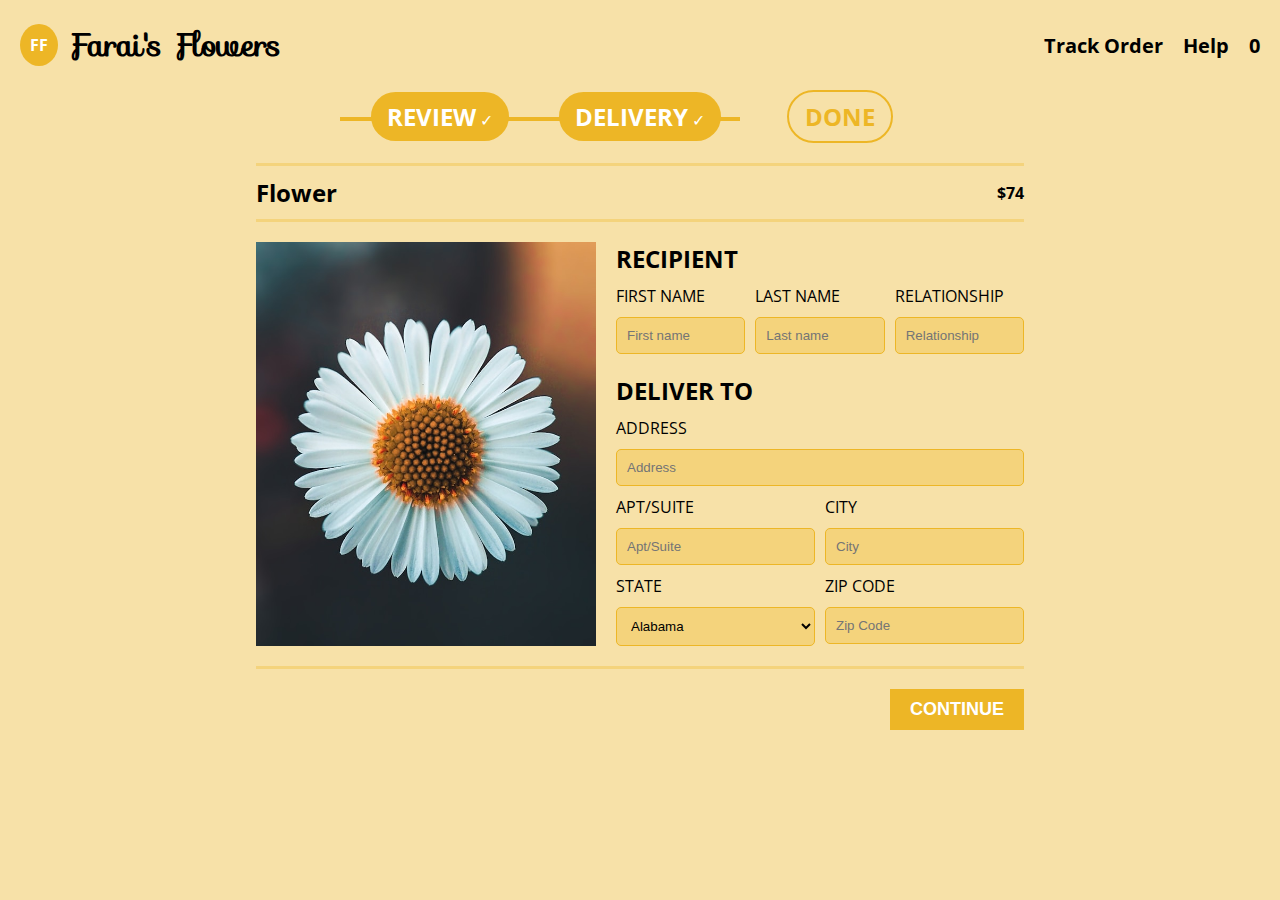
<file: flow-delivery.html>
<!DOCTYPE html>
<html lang="en">
  <head>
    <meta charset="UTF-8">
    <meta name="viewport" content="width=device-width, initial-scale=1.0">
    <meta http-equiv="X-UA-Compatible" content="ie=edge">
    <title>Farai's Flowers | Online Store</title>
    <link rel="stylesheet" href="./public/css/shared.css">
    <link rel="stylesheet" href="./public/css/flow-shared.css">
    <link rel="stylesheet" href="./public/css/flow-delivery.css">
    <link rel="icon" href="./favicon.ico" type="image/x-icon">
    <link rel="stylesheet" href="https://cdnjs.cloudflare.com/ajax/libs/font-awesome/6.5.2/css/all.min.css" integrity="sha512-SnH5WK+bZxgPHs44uWIX+LLJAJ9/2PkPKZ5QiAj6Ta86w+fsb2TkcmfRyVX3pBnMFcV7oQPJkl9QevSCWr3W6A==" crossorigin="anonymous" referrerpolicy="no-referrer" />
  </head>
  <body>
	  <script src="./public/scripts/basket.js"></script>
    <header>
      <div class="left">
        <a href="/">
          <div class="logo">
            <span>FF</span>
          </div>
          <h1>Farai's Flowers</h1>
        </a>
      </div>
      <div class="right">
        <ul>
          <li><a href="./index.html">Track Order</a></li>
          <li><a href="./shop.html">Help</a></li>
          <li>
            <a href="./shop.html" id="basket-status">
              <i class="fa-solid fa-basket-shopping fa-lg"></i>
              <span id="basket-count">0</span>
            </a>
          </li>
        </ul>
      </div>
    </header>
    <main>
      <section class="order-flow">
        <div class="progress-bar">
          <div class="step done">
            <div class="step-content">
              <span class="step-text">Review</span>
              <span class="step-icon">✓</span>
            </div>
            <div class="connector"></div>
          </div>
          <div class="step done">
            <div class="step-content">
              <span class="step-text">Delivery</span>
              <span class="step-icon">✓</span>
            </div>
            <div class="connector"></div>
          </div>
          <div class="step">
            <div class="step-content">
              <span class="step-text">Done</span>
            </div>
          </div>
        </div>
      </section>
      <section class="order-overview">
        <ul>
          <li>
            <div class="order-item">
              <div class="titlebar">
                <h3>Flower</h3>
                <p>$74</p>
              </div>
              <div class="info">
                <div class="image">
                  <img src="./public/images/flower1.jpg" />
                </div>
                <div class="content">
                  <form action="/signup" method="POST">
                    <div class="form-section recipient"> 
                      <h3>Recipient</h3>
                      <div class="form-fields">
                        <div class="form-group">
                          <label for="email">First Name</label>
                          <input id="email" name="email" placeholder="First name" required>
                        </div>
                        <div class="form-group">
                          <label for="email">Last Name</label>
                          <input type="email" id="email" name="email" placeholder="Last name" required>
                        </div>
                        <div class="form-group">
                          <label for="email">Relationship</label>
                          <input type="email" id="email" name="email" placeholder="Relationship" required>
                        </div>
                      </div>
                    </div>
                    <div class="form-section delivery"> 
                      <h3>Deliver To</h3>
                      <div class="form-fields">
                        <div class="form-group address">
                          <label for="email">Address</label>
                          <input type="email" id="email" name="address" placeholder="Address" required>
                        </div>
                        <div class="form-group">
                          <label for="email">Apt/Suite</label>
                          <input type="email" id="apt" name="apt" placeholder="Apt/Suite" required>
                        </div>
                       <div class="form-group">
                          <label for="email">City</label>
                          <input type="email" id="city" name="city" placeholder="City" required>
                        </div>
                        <div class="form-group">
                          <label for="email">State</label>
                          <!-- <input type="email" id="state" name="state" placeholder="State" required> -->
                          <select>
	                          <option value="AL">Alabama</option>
	                          <option value="AK">Alaska</option>
	                          <option value="AZ">Arizona</option>
	                          <option value="AR">Arkansas</option>
	                          <option value="CA">California</option>
	                          <option value="CO">Colorado</option>
	                          <option value="CT">Connecticut</option>
	                          <option value="DE">Delaware</option>
	                          <option value="DC">District Of Columbia</option>
	                          <option value="FL">Florida</option>
	                          <option value="GA">Georgia</option>
	                          <option value="HI">Hawaii</option>
	                          <option value="ID">Idaho</option>
	                          <option value="IL">Illinois</option>
	                          <option value="IN">Indiana</option>
	                          <option value="IA">Iowa</option>
	                          <option value="KS">Kansas</option>
	                          <option value="KY">Kentucky</option>
	                          <option value="LA">Louisiana</option>
	                          <option value="ME">Maine</option>
	                          <option value="MD">Maryland</option>
	                          <option value="MA">Massachusetts</option>
	                          <option value="MI">Michigan</option>
	                          <option value="MN">Minnesota</option>
	                          <option value="MS">Mississippi</option>
	                          <option value="MO">Missouri</option>
	                          <option value="MT">Montana</option>
	                          <option value="NE">Nebraska</option>
	                          <option value="NV">Nevada</option>
	                          <option value="NH">New Hampshire</option>
	                          <option value="NJ">New Jersey</option>
	                          <option value="NM">New Mexico</option>
	                          <option value="NY">New York</option>
	                          <option value="NC">North Carolina</option>
	                          <option value="ND">North Dakota</option>
	                          <option value="OH">Ohio</option>
	                          <option value="OK">Oklahoma</option>
	                          <option value="OR">Oregon</option>
	                          <option value="PA">Pennsylvania</option>
	                          <option value="RI">Rhode Island</option>
	                          <option value="SC">South Carolina</option>
	                          <option value="SD">South Dakota</option>
	                          <option value="TN">Tennessee</option>
	                          <option value="TX">Texas</option>
	                          <option value="UT">Utah</option>
	                          <option value="VT">Vermont</option>
	                          <option value="VA">Virginia</option>
	                          <option value="WA">Washington</option>
	                          <option value="WV">West Virginia</option>
	                          <option value="WI">Wisconsin</option>
	                          <option value="WY">Wyoming</option>
                          </select>
                        </div>
                        <div class="form-group">
                          <label for="email">Zip Code</label>
                          <input type="email" id="zip-cod" name="zip-code" placeholder="Zip Code" required>
                        </div>
                      </div>
                    </div>
                  </form>
                </div>
              </div>
            </div>
          </li>
        </ul>
        <div class="action-bar">
          <button class="btn" type="submit">
            <h4>Continue</h4>
          </button>
        </div>
      </section>
    </main>
  </body>
</html>
</file>
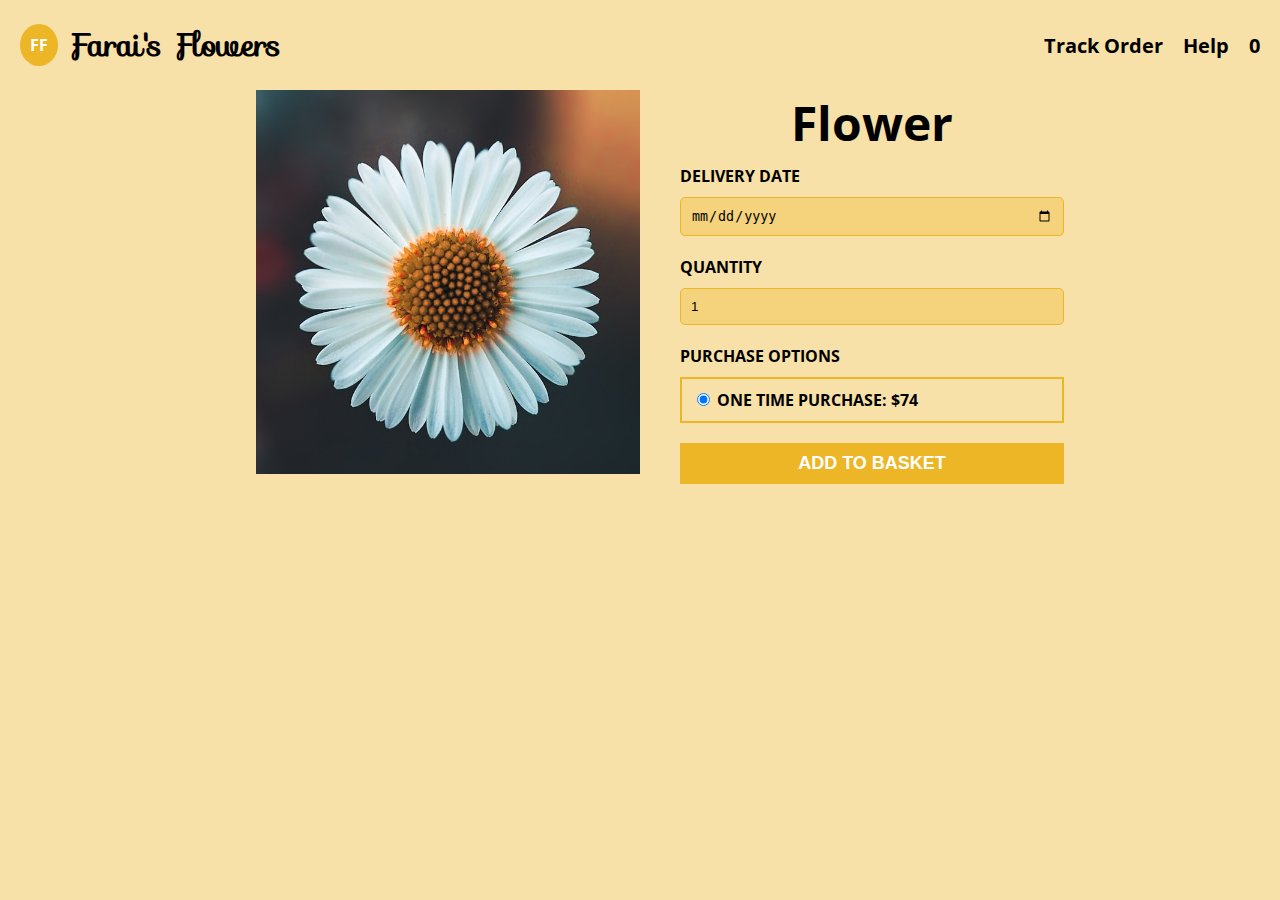
<file: flower.html>
<!DOCTYPE html>
<html lang="en">
  <head>
    <meta charset="UTF-8">
    <meta name="viewport" content="width=device-width, initial-scale=1.0">
    <meta http-equiv="X-UA-Compatible" content="ie=edge">
    <title>Farai's Flowers | Online Store</title>
    <link rel="stylesheet" href="./public/css/shared.css">
    <link rel="stylesheet" href="./public/css/flower.css">
    <link rel="icon" href="./favicon.ico" type="image/x-icon">
    <link rel="stylesheet" href="https://cdnjs.cloudflare.com/ajax/libs/font-awesome/6.5.2/css/all.min.css" integrity="sha512-SnH5WK+bZxgPHs44uWIX+LLJAJ9/2PkPKZ5QiAj6Ta86w+fsb2TkcmfRyVX3pBnMFcV7oQPJkl9QevSCWr3W6A==" crossorigin="anonymous" referrerpolicy="no-referrer" />
  </head>
  <body>
	  <script src="./public/scripts/basket.js"></script>
    <header>
      <div class="left">
        <a href="/">
          <div class="logo">
            <span>FF</span>
          </div>
          <h1>Farai's Flowers</h1>
        </a>
      </div>
      <div class="right">
        <ul>
          <li><a href="./index.html">Track Order</a></li>
          <li><a href="./shop.html">Help</a></li>
          <li>
            <a href="./shop.html" id="basket-status">
              <i class="fa-solid fa-basket-shopping fa-lg"></i>
              <span id="basket-count">0</span>
            </a>
          </li>
        </ul>
      </div>
    </header>
    <main>
      <section class="flower">
        <div class="flower-gallery">
          <div class="flower-image">
            <img src="./public/images/flower1.jpg" />
          </div>
        </div>
        <div class="flower-content">
          <div class="title">
            <h1>Flower</h1>
          </div>
          <form>
            <div class="form-group">
              <label for="delivery-date">Delivery Date</label>
              <input type="date" id="delivery-date" name="delivery-date" required>
            </div>
            <div class="form-group">
              <label for="quantity">Quantity</label>
              <input type="number" id="quantity" name="quantity" value="1" min="1" required>
            </div>
            <div class="form-group purchase-options">
              <label for="purchase-options">Purchase Options</label>
              <div class="option">
                <input type="radio" id="one_time" name="purchase-options" value="one-time" checked>
                <label for="one-time">
                  <span class="title">One time purchase: $74</span>
                </label>
              </div>
            </div>
            <button class="btn" type="submit">
              <h4>Add to Basket</h4>
            </button>
          </form>
        </div>
      </section>
    </main>
  </body>
</html>
</file>
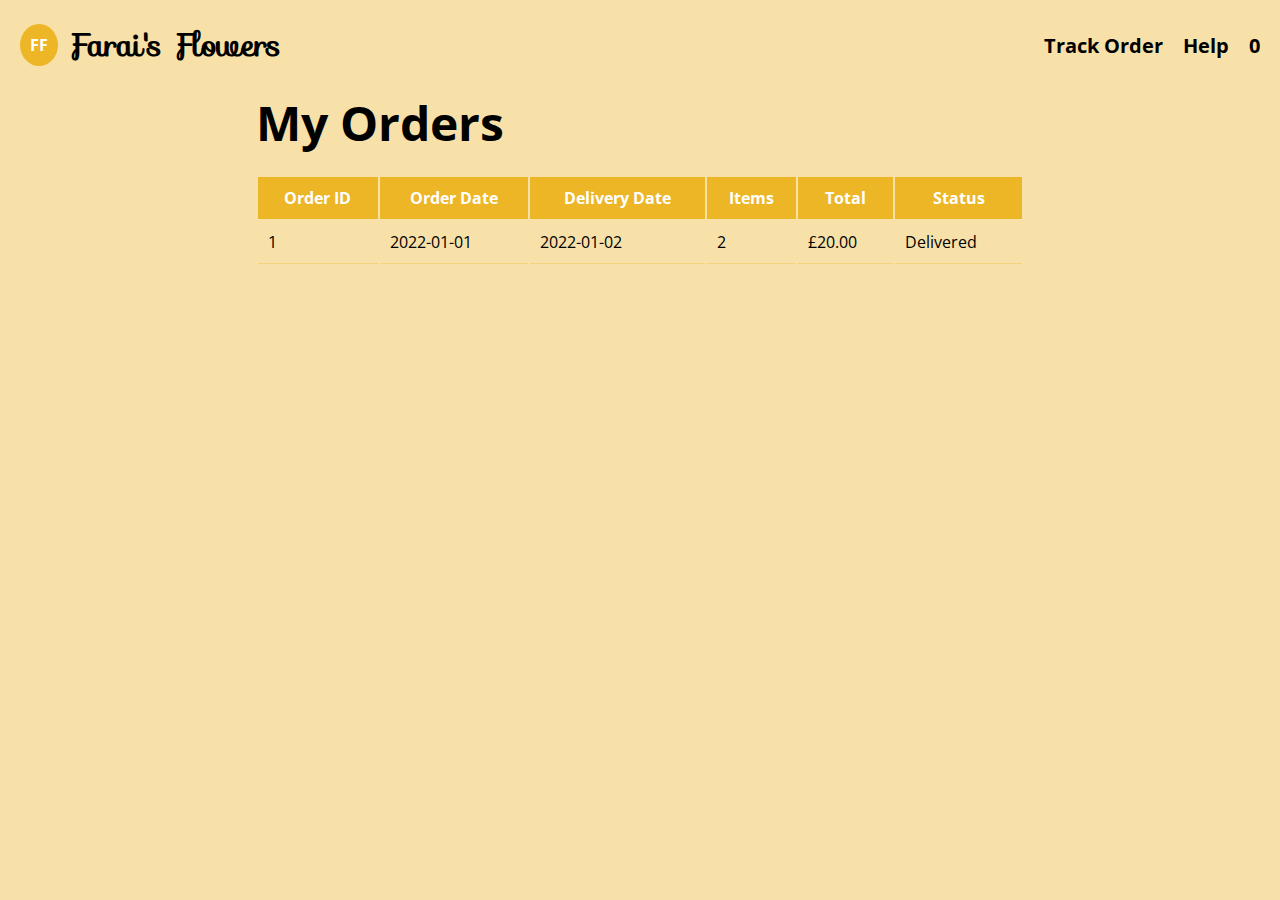
<file: orders.html>
<!DOCTYPE html>
<html lang="en">
  <head>
    <meta charset="UTF-8">
    <meta name="viewport" content="width=device-width, initial-scale=1.0">
    <meta http-equiv="X-UA-Compatible" content="ie=edge">
    <title>Farai's Flowers | Online Store</title>
    <link rel="stylesheet" href="./public/css/shared.css">
    <link rel="stylesheet" href="./public/css/orders.css">
    <link rel="icon" href="./favicon.ico" type="image/x-icon">
    <link rel="stylesheet" href="https://cdnjs.cloudflare.com/ajax/libs/font-awesome/6.5.2/css/all.min.css" integrity="sha512-SnH5WK+bZxgPHs44uWIX+LLJAJ9/2PkPKZ5QiAj6Ta86w+fsb2TkcmfRyVX3pBnMFcV7oQPJkl9QevSCWr3W6A==" crossorigin="anonymous" referrerpolicy="no-referrer" />
  </head>
  <body>
	  <script src="./public/scripts/basket.js"></script>
    <header>
      <div class="left">
        <a href="/">
          <div class="logo">
            <span>FF</span>
          </div>
          <h1>Farai's Flowers</h1>
        </a>
      </div>
      <div class="right">
        <ul>
          <li><a href="./index.html">Track Order</a></li>
          <li><a href="./shop.html">Help</a></li>
          <li>
            <a href="./shop.html" id="basket-status">
              <i class="fa-solid fa-basket-shopping fa-lg"></i>
              <span id="basket-count">0</span>
            </a>
          </li>
        </ul>
      </div>
    </header>
    <main>
      <section class="orders">
        <h1>My Orders</h1>
        <table class="orders-list">
          <thead>
            <tr>
              <th>Order ID</th>
              <th>Order Date</th>
              <th>Delivery Date</th>
              <th>Items</th>
              <th>Total</th>
              <th>Status</th>
            </tr>
          </thead>
          <tbody>
            <tr>
              <td>1</td>
              <td>2022-01-01</td>
              <td>2022-01-02</td>
              <td>2</td>
              <td>£20.00</td>
              <td>Delivered</td>
            </tr>
          </tbody>
        </table>
      </section>
    </main>
  </body>
</html>
</file>
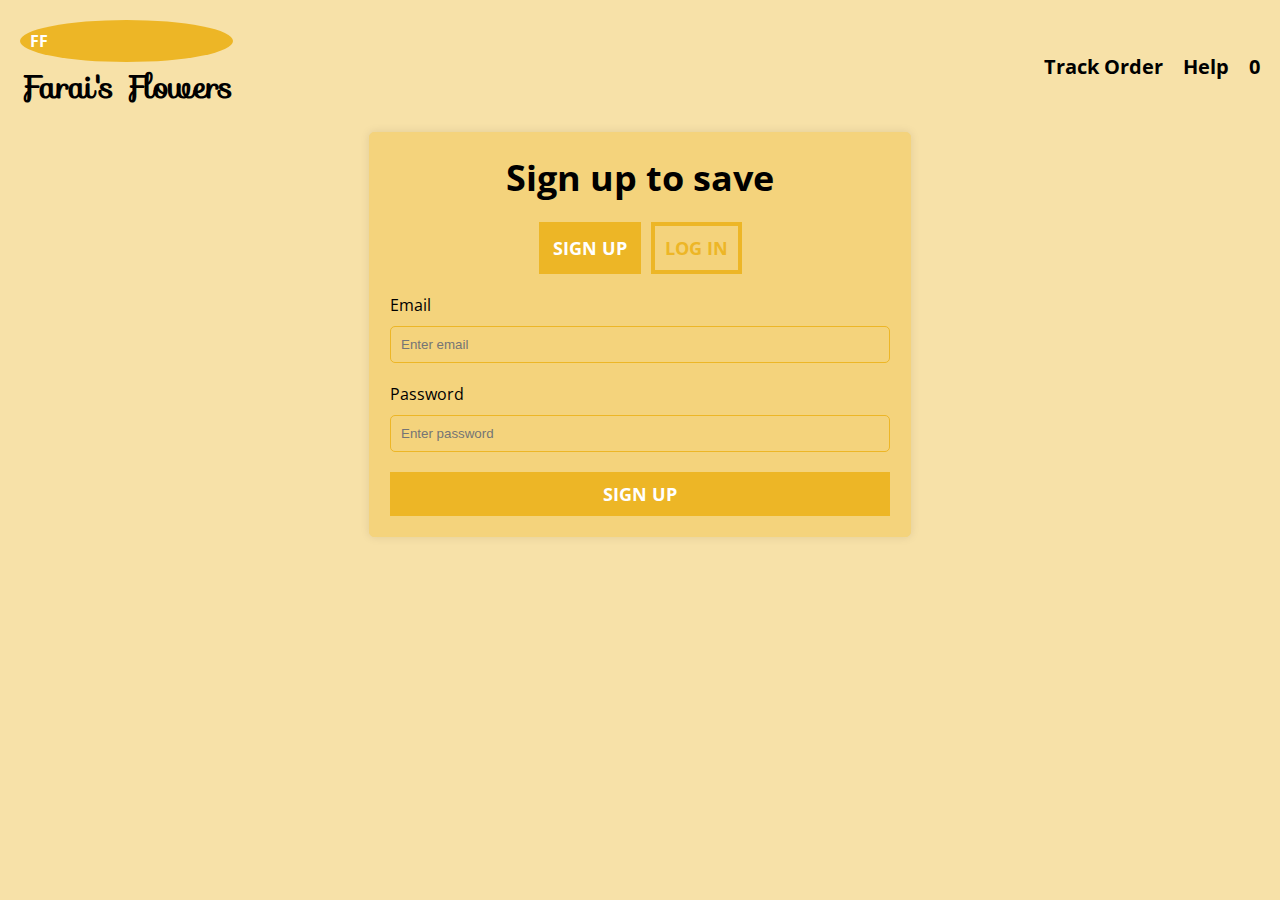
<file: signup.html>
<!DOCTYPE html>
<html lang="en">
  <head>
    <meta charset="UTF-8">
    <meta name="viewport" content="width=device-width, initial-scale=1.0">
    <meta http-equiv="X-UA-Compatible" content="ie=edge">
    <title>Farai's Flowers | Online Store</title>
    <link rel="stylesheet" href="./public/css/shared.css">
    <link rel="stylesheet" href="./public/css/signup.css">
    <link rel="icon" href="./favicon.ico" type="image/x-icon">
    <link rel="stylesheet" href="https://cdnjs.cloudflare.com/ajax/libs/font-awesome/6.5.2/css/all.min.css" integrity="sha512-SnH5WK+bZxgPHs44uWIX+LLJAJ9/2PkPKZ5QiAj6Ta86w+fsb2TkcmfRyVX3pBnMFcV7oQPJkl9QevSCWr3W6A==" crossorigin="anonymous" referrerpolicy="no-referrer" />
  </head>
  <body>
	  <script src="./public/scripts/basket.js"></script>
    <header>
      <div class="left">
        <div class="logo">
          <span>FF</span>
        </div>
        <h1>Farai's Flowers</h1>
      </div>
      <div class="right">
        <ul>
          <li><a href="./index.html">Track Order</a></li>
          <li><a href="./shop.html">Help</a></li>
          <li>
            <a href="./shop.html" id="basket-status">
              <i class="fa-solid fa-basket-shopping fa-lg"></i>
              <span id="basket-count">0</span>
            </a>
          </li>
        </ul>
      </div>
    </header>
    <main>
      <section class="signup">
        <div class="signup-dialog">
          <h2>Sign up to save</h2>
          <div class="switch">
            <ul>
              <li>
                <a class="active" href="/signup">
                  <h4>Sign up</h4>
                </a>
              </li>
              <li>
                <a href="/login">
                  <h4>Log in</h4>
                </a>
              </li>
            </ul>
          </div>
          <form action="/signup" method="POST">
            <div class="form-group">
              <label for="email">Email</label>
              <input type="email" id="email" name="email" placeholder="Enter email" required>
            </div>
            <div class="form-group">
              <label for="password">Password</label>
              <input type="password" id="password" name="password" placeholder="Enter password" required>
            </div>
            <a class="btn" href="/signup">
              <h4>Sign up</h4>
            </a>
          </form>
        </div>
      </section>
    </main>
  </body>
</html>
</file>
<file: public/css/shared.css>
@import url('https://fonts.googleapis.com/css2?family=Open+Sans:ital,wdth,wght@0,75..100,300..800;1,75..100,300..800&display=swap');
@import url('https://fonts.googleapis.com/css2?family=Sofia&display=swap');

:root {
  --primary-color: #edb626;
  --bg-primary-color: #f7e1a8;
  --bg-secondary-color: #f4d37c;
}

body {
  background-color: var(--bg-primary-color);
  font-family: 'Open Sans', sans-serif;
  font-size: 16px;
  margin: 0;
  padding: 0;
}

p,h1,h2,h3,h4,ul {
  margin: 0;
  padding: 0;
}
h1 {
  font-size: 48px;
}
h2 {
  font-size: 36px;
}
h3 {
  font-size: 24px;
}
h4 {
  font-size: 18px;
}

/*
 * Header
*/

header {
  display: flex;
  justify-content: space-between;
  padding: 20px;
}

header h1 {
  font-size: 32px;
  font-family: 'Sofia', sans-serif;
}

header ul {
  list-style: none;
  display: flex;
  align-items: center;
}
header ul a {
  text-decoration: none;
  color: black;
  font-weight: bold;
}
header ul > * + * {
  margin-left: 10px;
}

header > .left a {
  display: flex;
  align-items: center;
  text-decoration: none;
  color: black;
  font-weight: bold;
}
header > .left a > * + * {
  margin-left: 10px;
}

header > .right {
  display: flex;
  align-items: center;
  font-size: 20px;
}
header > .right ul > * + * {
  margin-left: 20px;
}

header .logo {
  border-radius: 50%;
  background-color: var(--primary-color);
  color: white;
  padding: 10px;
  font-weight: bold;
} 

header .basket-status i {
  font-size: 48px;
}

/*
 * Main
*/

main {
  padding-left: 20%;
  padding-right: 20%;
}

/*
 * UI Components
*/

button.btn, a.btn {
  padding: 10px 20px;
  border: 0;
  background-color: var(--primary-color);
  color: white;
  font-weight: bold;
  cursor: pointer;
  text-transform: uppercase;
  text-align: center;
}
a.btn {
  text-decoration: none;
}

input,select {
  padding: 10px;
  border: 1px solid var(--primary-color);
  border-radius: 5px;
  background-color: var(--bg-secondary-color);
}
</file>
<file: public/css/flow-shared.css>
.progress-bar {
  display: flex;
  align-items: center;
  justify-content: space-between;
  position: relative;
  max-width: 600px;
  margin: 0 auto;
  text-transform: uppercase;
}

.step {
  flex: 1;
  text-align: center;
  position: relative;
}

.step-text {
  font-size: 24px;
  font-weight: bold;
}

.step-content {
  display: inline-block;
  /* background-color: var(--primary-color); */
  /* color: white; */
  padding: 8px 16px;
  border-radius: 9999px;
  font-size: 16px;
}

.step.done .step-content {
  background-color: var(--primary-color);
  color: white;
}
.step:not(.done) .step-content {
  border: 2px solid var(--primary-color);
  color: var(--primary-color);
}

.checkmark {
  display: inline-block;
  margin-left: 8px;
  color: white;
  font-size: 16px;
}

.step:not(:last-child)::after {
  content: '';
  position: absolute;
  top: 50%;
  right: 0;
  width: 100%;
  height: 4px;
  background: var(--primary-color);
  z-index: -1;
}
</file>
<file: public/css/flow-delivery.css>
main section.order-overview > ul {
  display: flex;
  flex-direction: column;
  gap: 20px;
  list-style: none;
  width: 100%;
}

main section.order-overview {
  padding: 20px 0;
}

main section.order-overview > ul .order-item .titlebar {
  display: flex;
  justify-content: space-between;
  align-items: center;
  border-top: 3px solid var(--bg-secondary-color);
  border-bottom: 3px solid var(--bg-secondary-color);
  padding: 10px 0px;
  font-weight: bold;
}

main section.order-overview > ul .order-item .info {
  /* display: grid; */
  /* grid-template-columns: repeat(2, minmax(0, 1fr)); */
  display: flex;
  gap: 20px;
  padding: 20px 0;
}
main section.order-overview > ul .order-item .info .image {
  aspect-ratio: 1/1;
  overflow: hidden;
}

main section.order-overview > ul .order-item .info .image img {
  width: 100%;
  height: 100%;
  object-fit: cover;
}

main section.order-overview > ul .order-item .info .content {
  text-transform: uppercase;
  display: flex;
  flex-direction: column;
  gap: 40px;
  width: 100%;
}
main section.order-overview > ul .order-item .info .content .content-section {
  display: flex;
  flex-direction: column;
  gap: 10px;
}

main section.order-overview > ul .order-item .info .content form .form-section {
  display: flex;
  flex-direction: column;
  gap: 10px;
}
main section.order-overview > ul .order-item .info .content form .form-section.recipient .form-fields {
  display: grid;
  grid-template-columns: repeat(3, minmax(0, 1fr));
  gap: 10px;
}
main section.order-overview > ul .order-item .info .content form .form-section.delivery .form-fields {
  display: grid;
  grid-template-columns: repeat(2, minmax(0, 1fr));
  gap: 10px;
}
main section.order-overview > ul .order-item .info .content form .form-section.delivery .form-fields > .address {
  grid-column: span 2 / span 2;
}

main section.order-overview > ul .order-item .info .content form {
  display: flex;
  flex-direction: column;
  gap: 20px;
}
main section.order-overview .action-bar {
  display: flex;
  justify-content: end;
  padding: 20px 0;
  border-top: 3px solid var(--bg-secondary-color);
}

main section.order-overview > ul .order-item .info .content .form-group {
  display: flex;
  flex-direction: column;
  gap: 10px;
}
</file>
<file: public/css/flower.css>
main section.flower {
  display: grid;
  grid-template-columns: repeat(2, minmax(0, 1fr));
}

main section.flower .flower-gallery .flower-image {
  aspect-ratio: 1/1;
  overflow: hidden;
  display: flex;
  align-items: center;
  justify-content: center;
}
main section.flower .flower-gallery .flower-image img {
  width: 100%;
  height: 100%;
  object-fit: cover;
}

main section.flower .flower-content {
  width: 100%;
  display: flex;
  flex-direction: column;
  align-items: center;
  gap: 10px;
  padding: 0 40px;
}
main section.flower .flower-content .title {
  font-weight: bold;
  text-align: center;
}

main section.flower .flower-content form {
  width: 100%;
  display: flex;
  flex-direction: column;
  gap: 20px;
}
main section.flower .flower-content form .form-group {
  display: flex;
  flex-direction: column;
  gap: 10px;
}
main section.flower .flower-content form .form-group label {
  font-weight: bold;
  text-transform: uppercase;
}
main section.flower .flower-content form .form-group.purchase-options > .option {
  padding: 10px;
  border: 2px solid var(--primary-color);
}
</file>
<file: public/css/orders.css>
section.orders {
  display: flex;
  flex-direction: column;
  gap: 20px;
}

section.orders table.orders-list {
  width: 100%;
}

section.orders table.orders-list th {
  background-color: var(--primary-color);
  color: white;
  padding: 10px;
}

section.orders table.orders-list td {
  padding: 10px;
  border-bottom: 1px solid var(--bg-secondary-color);
}
</file>
<file: public/css/signup.css>
main section.signup {
  display: flex;
  flex-direction: column;
  align-items: center;

}

main section.signup .signup-dialog {
  display: flex;
  flex-direction: column;
  align-items: center;
  width: 100%;
  max-width: 500px;
  gap: 20px;
  padding: 20px;
  border: 1px solid var(--bg-secondary-color);
  border-radius: 5px;
  background-color: var(--bg-secondary-color);
  box-shadow: 0px 0px 10px rgba(0, 0, 0, 0.1);
}


main section.signup .signup-dialog .switch {
  text-transform: uppercase;
}

main section.signup .signup-dialog .switch a {
  text-decoration: none;
  font-weight: bold;
  color: black;
}

main section.signup .signup-dialog .switch ul {
  list-style: none;
  display: flex;
}

main section.signup .signup-dialog .switch ul > li > a {
  padding: 10px;
  border: 4px solid var(--primary-color);
  color: var(--primary-color);
  display: block;
}
main section.signup .signup-dialog .switch ul > li > a:not(.active):hover {
  background-color: var(--primary-color);
  color: white;
}
main section.signup .signup-dialog .switch ul > li > a.active {
  background-color: var(--primary-color);
  color: white;
}

main section.signup .signup-dialog .switch ul > * + * {
  margin-left: 10px;
}
main section.signup .signup-dialog form {
  width: 100%;
  display: flex;
  flex-direction: column;
  gap: 20px;
}

main section.signup .signup-dialog form .form-group {
  display: flex;
  flex-direction: column;
  gap: 10px;
}

main section.signup .signup-dialog form input {
  padding: 10px;
  border: 1px solid var(--primary-color);
  border-radius: 5px;
  background-color: var(--bg-secondary-color);
}
</file>
